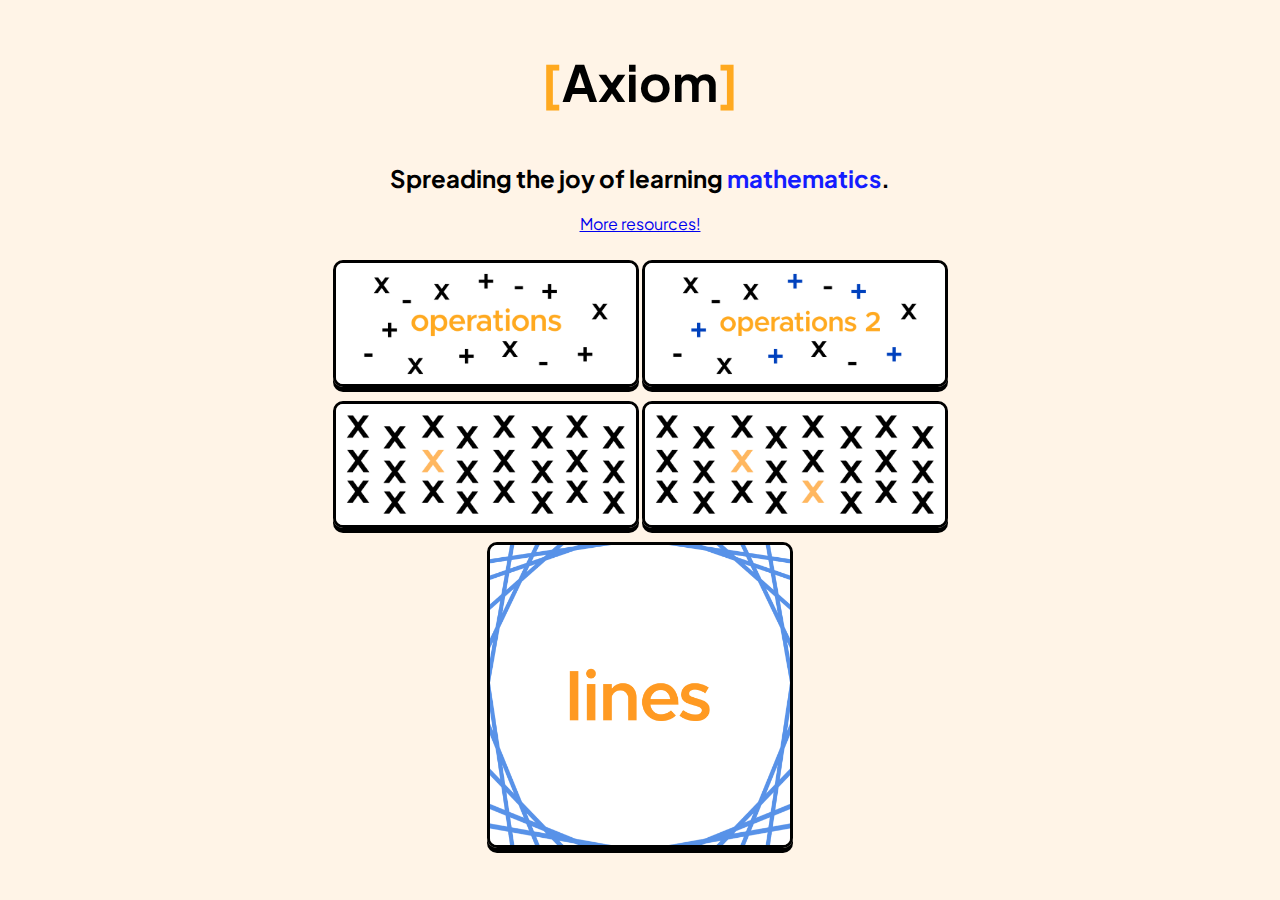
<file: index.html>
<!DOCTYPE html>
<html lang="en">
  <head>
    <meta charset="utf-8">
    <title>Axiom Homepage</title>
    <link href="index_style.css" rel="stylesheet">

    <link rel="preconnect" href="https://fonts.googleapis.com">
    <link rel="preconnect" href="https://fonts.gstatic.com" crossorigin>
    <link href="https://fonts.googleapis.com/css2?family=Plus+Jakarta+Sans:ital,wght@0,200..800;1,200..800&display=swap" rel="stylesheet">
  </head>

  <body>
    <a class="axiom" href = "index.html"><p><font color =#ffa91f>[</font>Axiom<font color =#ffa91f>]</font></p></a>
    <h2>Spreading the joy of learning <font color =#141cff>mathematics</font>.</h2>
    <a href = "resources.html"><p>More resources!</p></a>
    <div class="operations">
      <div class="operations1">
        <!-- <a class = "" id="operations1" href="operations1.html">Introduction to Operations</a>! -->
        <a class = "anchor" href="operations1.html"><img class = "cover" src = "./covers/operations1.png"></img></a>
        <!-- <a id="operations2" href="operations2.html">Operations 2</a> -->
        <a class = "anchor" href="operations2.html"><img class = "cover" src = "./covers/operations2.png"></img></a>
      </div>
    </div>
    <div class="variables">
      <div class="var1">
        <!-- <a id="var1" href="variables1.html">Introduction to Variables</a> -->
        <a href="variables1.html"><img class = "cover" src = "./covers/var1.png"></img></a>
      <!-- </div>
      <div class = "var1">
        <a id="var2" href="variables2.html">Variables 2</a> -->
        <a href="variables2.html"><img class = "cover" src = "./covers/var2.png"></img></a>
      </div>
    </div>
    <div class="lines">
      <div class="lines1">
        <a href="lines1.html"><img class = "cover" src = "./covers/lines1.png"></img></a>
      </div>
    </div>
    <script src="index.js"></script>
  </body>
</html>
</file>
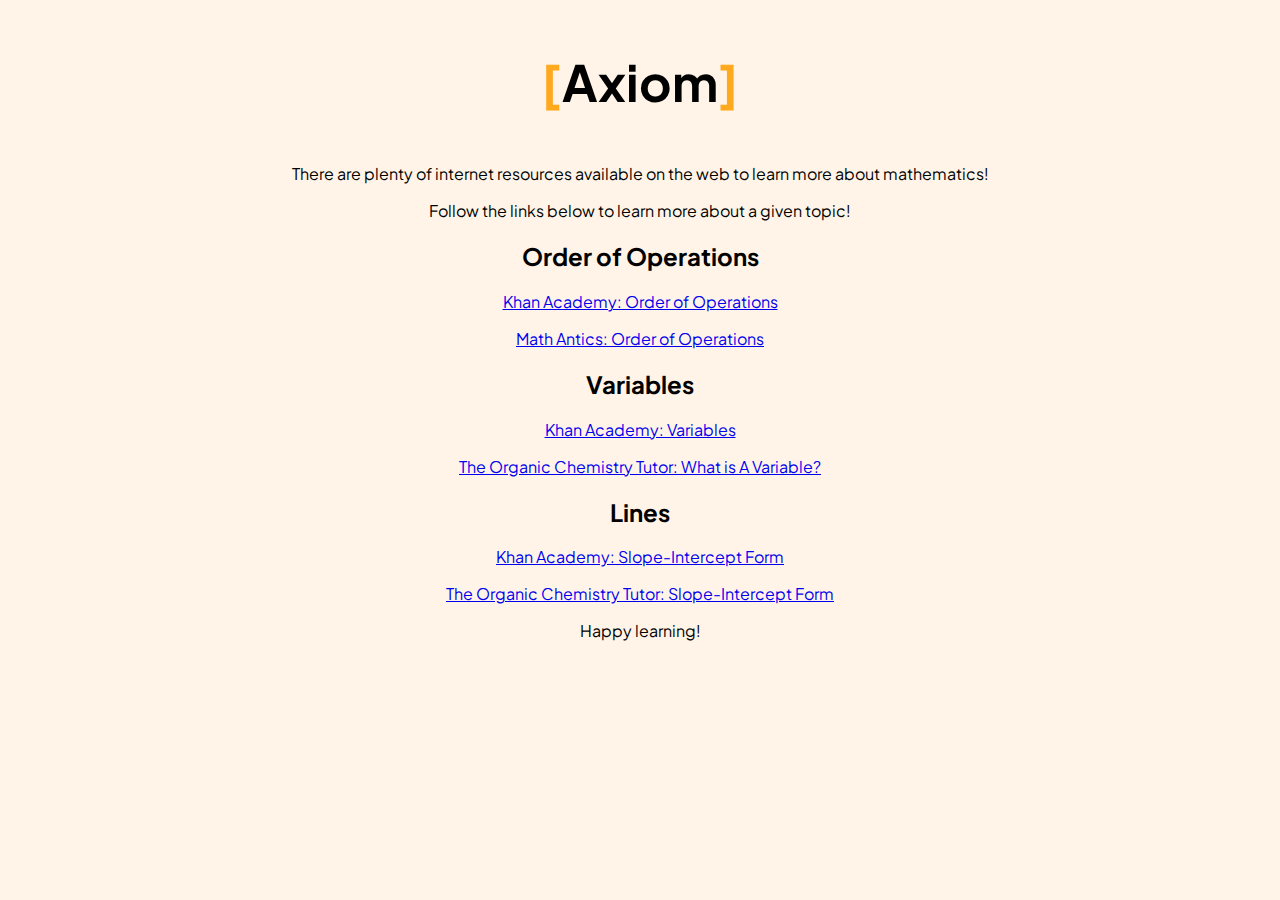
<file: resources.html>
<!DOCTYPE html>
<html lang="en">
  <head>
    <meta charset="utf-8">
    <title>Axiom Homepage</title>
    <link href="index_style.css" rel="stylesheet">

    <link rel="preconnect" href="https://fonts.googleapis.com">
    <link rel="preconnect" href="https://fonts.gstatic.com" crossorigin>
    <link href="https://fonts.googleapis.com/css2?family=Plus+Jakarta+Sans:ital,wght@0,200..800;1,200..800&display=swap" rel="stylesheet">
  </head>

  <body>
    <a class="axiom" href = "index.html"><p><font color =#ffa91f>[</font>Axiom<font color =#ffa91f>]</font></p></a>
    <p>There are plenty of internet resources available on the web to learn more about mathematics!</p>
    <p>Follow the links below to learn more about a given topic!</p>
    <h2>Order of Operations</h2>
    <a href = "https://www.khanacademy.org/math/cc-sixth-grade-math/x0267d782:cc-6th-exponents-and-order-of-operations/x0267d782:more-on-order-of-operations/a/order-of-operations-review"><p>Khan Academy: Order of Operations</p></a>
    <a href = "https://www.youtube.com/watch?v=dAgfnK528RA"><p>Math Antics: Order of Operations</p></a>
    <h2>Variables</h2>
    <a href = "https://www.khanacademy.org/math/cc-sixth-grade-math/cc-6th-expressions-and-variables"><p>Khan Academy: Variables</p></a>
    <a href = "https://www.youtube.com/watch?v=ezq_tTN1Vcs"><p>The Organic Chemistry Tutor: What is A Variable?</p></a>
    <h2>Lines</h2>
    <a href="https://www.khanacademy.org/math/algebra-basics/alg-basics-graphing-lines-and-slope/alg-basics-slope-intercept-form/a/introduction-to-slope-intercept-form"><p>Khan Academy: Slope-Intercept Form</p></a>
    <a href = "https://www.youtube.com/watch?v=qXX47hS2KLw"><p>The Organic Chemistry Tutor: Slope-Intercept Form</p></a>
    <p>Happy learning!</p>
  </body>
</html>
</file>
<file: index_style.css>
.plus-jakarta-sans {
  font-family: "Plus Jakarta Sans", sans-serif;
  font-optical-sizing: auto;
  font-weight: 400;
  font-style: normal;
}

body {
  font-family: 'Plus Jakarta Sans', sans-serif;
  font-optical-sizing: auto;
  font-weight: 400;
  font-style: normal;
  margin: auto;
  background-color: #fff4e7;
  text-align: center;
  color: rgb(0, 0, 0);
}

.axiom {
  text-decoration: none;
  text-align: center;
  font-size: 50px;
  font-weight: bold;
  color: black;
  padding: 0%;
  margin-top: 10px;
  margin-bottom: 10px;
}

h1 {
    text-align: center;
    font-size: 50px;
}

table {
    margin-left: auto;
    margin-right: auto;
    text-align: center;
}

.c {
    width: 30px;
    height: auto;
}

td {
    padding: 15px;
}

.problem_text {
    background-color: white;
    text-align: center;
    margin: auto;
    width: 250px;
    border: 3px solid black;
    border-radius: 10px;
    display: block;
}

.problem_text2 {
    background-color: white;
    text-align: center;
    margin: auto;
    width: 350px;
    border: 3px solid black;
    border-radius: 10px;
    display: block;
}

.problem_text3 {
    background-color: white;
    text-align: center;
    margin: auto;
    width: 400px;
    border: 3px solid black;
    border-radius: 10px;
    display: block;
}

/* input { 
     transform: scale(2); 
 } */

button {
  background-color: orange;
  border: 2px solid black;
  border-radius: 10px;
  color: black;
  padding: 15px 32px;
  text-align: center;
  text-decoration: none;
  display: inline-block;
  font-family: 'Plus Jakarta Sans', sans-serif;
  font-size: 20px;
  cursor: pointer;
  box-shadow: 0px 10px 0px black;
}
button.help {
  background-color: rgb(161, 167, 255);
  border: 2px solid black;
  border-radius: 10px;
  color: black;
  padding: 15px 32px;
  text-align: center;
  text-decoration: none;
  display: inline-block;
  font-family: 'Plus Jakarta Sans', sans-serif;
  font-size: 20px;
  cursor: pointer;
  box-shadow: 0px 10px 0px black;
}

button:hover {
    background-color: #ed9818;
    box-shadow: 0px 5px 0px black;
}
button.help:hover {
    background-color: #7582eb;
    box-shadow: 0px 5px 0px black;
}

button:active {
    box-shadow: inset 0px 0px 0px;
}

button.help:active {
    box-shadow: inset 0px 0px 0px;
}

.cover {
    width: 300px;
    height: auto;
    margin-left: auto;
    margin-right: auto;
    margin-top: 10px;   
    padding: 0px;
    border: 3px solid black;
    border-radius: 10px;
    box-shadow: 0px 5px 0px black;
}

/* .variables {
    display: grid;
} */

.var1 {
  padding: 0px;
  font-size: 20px;
  text-align: center;
  /*width: 100px;*/
  display: inline;
}
.block {
    display: block;
}

.inline {
    display: inline;
    width: 100px;
}

.anchor:nth-child(3)::before {
    content: "";
    display: block;
    margin-left: 10px;

}
</file>
